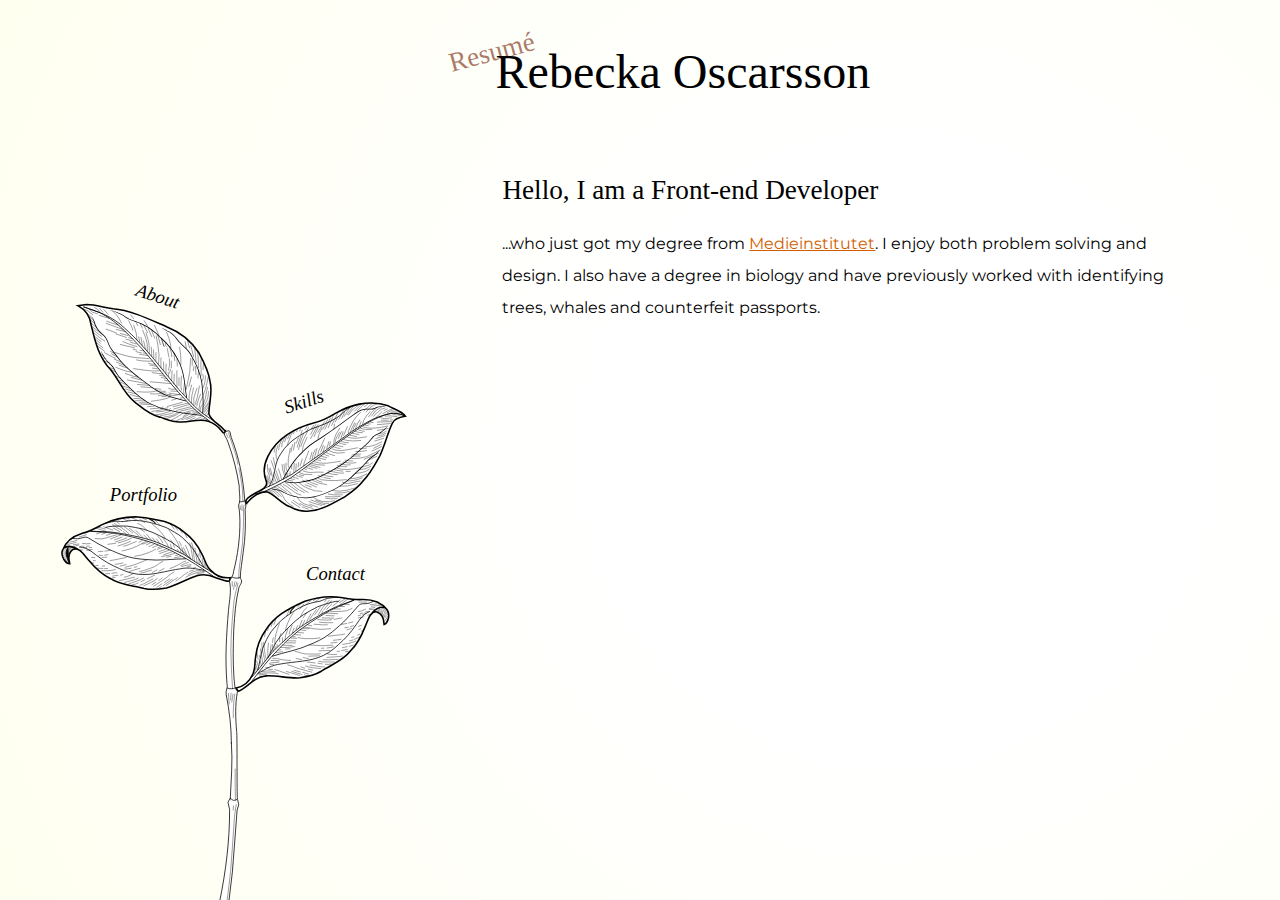
<file: index.html>
<!doctype html>
<html class="no-js main-page" lang="en">

<head>
  <meta charset="utf-8">
  <title>Rebecka Oscarsson</title>
  <meta name="description" content="Portfolio of a Front End Developer">
  <meta name="viewport" content="width=device-width, initial-scale=1">
  <meta name="author" content="Rebecka Oscarsson">
  <link rel="stylesheet" href="https://cdnjs.cloudflare.com/ajax/libs/font-awesome/5.15.1/css/all.min.css"
    integrity="sha512-+4zCK9k+qNFUR5X+cKL9EIR+ZOhtIloNl9GIKS57V1MyNsYpYcUrUeQc9vNfzsWfV28IaLL3i96P9sdNyeRssA=="
    crossorigin="anonymous" />
  <link rel="stylesheet" href="style.css">
  <link rel="preconnect" href="https://fonts.gstatic.com">
  <link rel="preconnect" href="https://fonts.googleapis.com">
  <link rel="preconnect" href="https://fonts.gstatic.com" crossorigin>
  <link href="https://fonts.googleapis.com/css2?family=Gentium+Book+Basic&family=Montserrat&display=swap"
    rel="stylesheet">
  <link rel="icon" href="/favicon.svg" />
  <script src="script.js" defer></script>
</head>

<body class="index">

  <div class="container">

    <nav>
      <object data="plant.svg" type="image/svg+xml">
        <div class = "ie-nav-fallback">
        <a href="about.html" target="iframe">about me</a>
        <a href="skills.html" target="iframe">skills</a>
        <a href="portfolio.html" target="iframe">portfolio</a>
        <a href="contact.html" target="iframe">contact</a>
        </div>
      </object>
    </nav>
    <header>
      <a href=""><h1><span class="rotate">Resumé</span>Rebecka Oscarsson</h1></a>
    </header>
    <main>
      <a href="javascript:void(0)" class="main__link-back hidden" aria-label="Go back"><i class="fas fa-seedling"></i>menu</a>
      <iframe name="iframe" title="main content"></iframe>
    </main>

  </div>

</body>

</html>
</file>
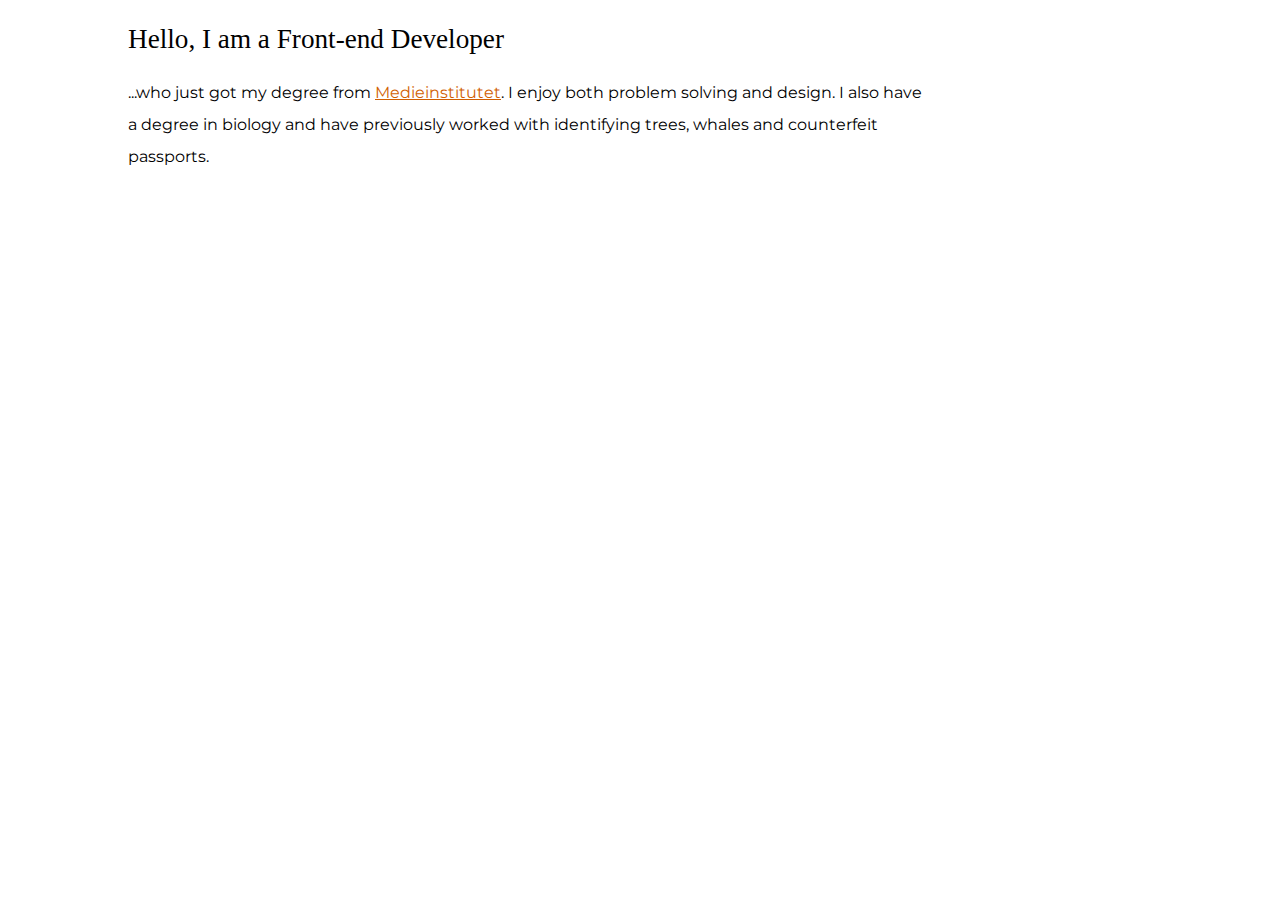
<file: about.html>
<!doctype html>
<html class="no-js" lang="en">

<head>
  <meta charset="utf-8">
  <title>About Rebecka Oscarsson, Front End Developer</title>
  <meta name="description" content="I am a soon-to-be Front End Developer looking for an internship in Stockholm">
  <meta name="author" content="Rebecka Oscarsson">
  <link rel="stylesheet" href="style.css">
  <link rel="preconnect" href="https://fonts.gstatic.com">
  <link href="https://fonts.googleapis.com/css2?family=Montserrat&family=Source+Code+Pro:wght@600&display=swap"
    rel="stylesheet">
</head>

<body class="subpage__body">
  <section>
  <h2>Hello, I am a Front-end Developer</h2>
  <p>
    ...who just got my degree from <a href="https://medieinstitutet.se/utbildningar/front-end-developer/" target="_new">Medieinstitutet</a>.
    I enjoy both problem solving and design.
    I also have a degree in biology and have previously worked with identifying trees, whales and counterfeit passports.
  </p>
</section>
</body>

</html>
</file>
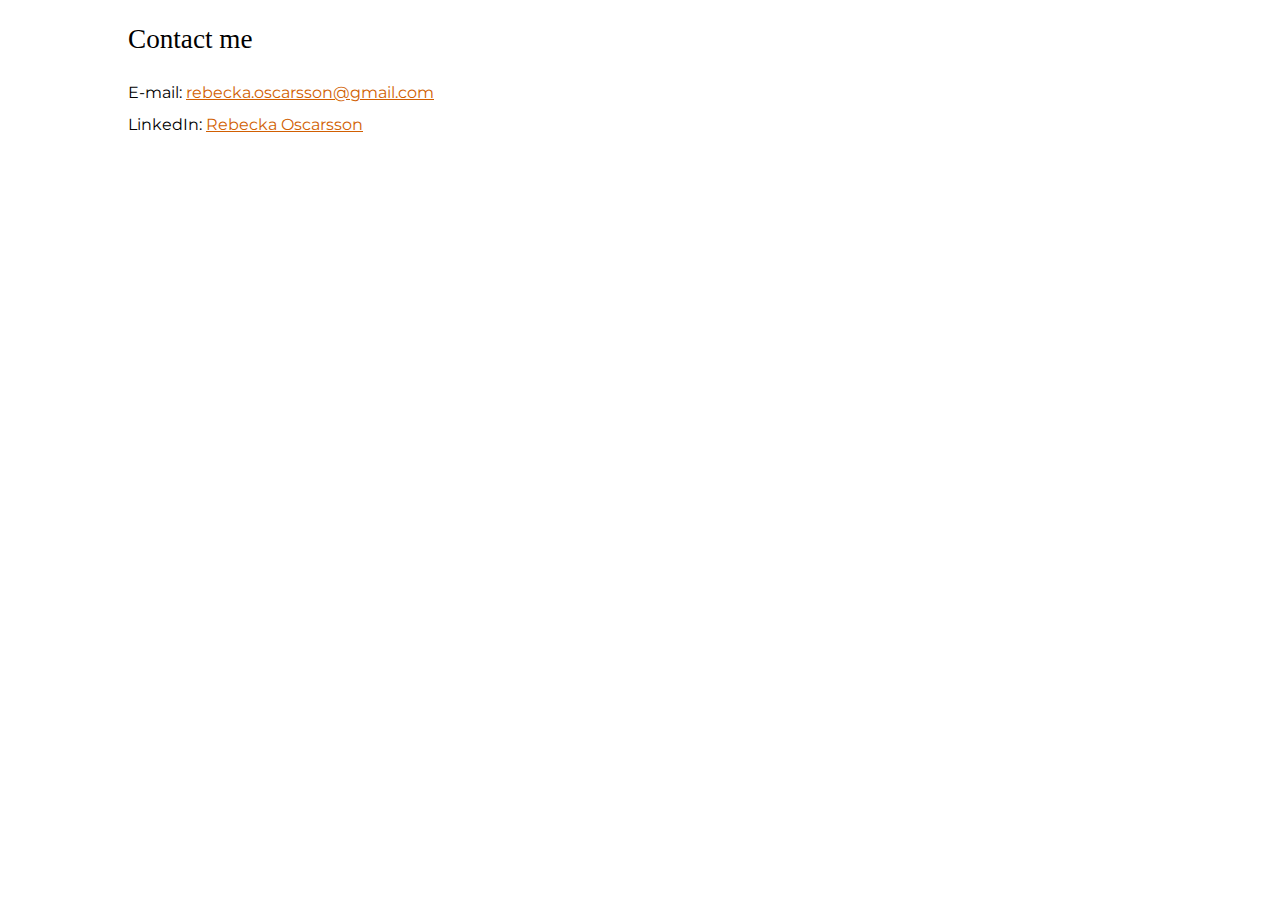
<file: contact.html>
<!doctype html>
<html class="no-js" lang="en">

<head>
  <meta charset="utf-8">
  <title>Contact Rebecka Oscarsson, Front End Developer</title>
  <meta name="author" content="Firstname Lastname">

  <link rel="stylesheet" href="style.css">
  <link rel="preconnect" href="https://fonts.gstatic.com">
  <link href="https://fonts.googleapis.com/css2?family=Montserrat&family=Source+Code+Pro:wght@600&display=swap"
    rel="stylesheet">
</head>

<body class="subpage__body">
  <section>
  <h2>Contact me</h2>
  <ul>
    <li>E-mail: <a href="javascript:location='mailto:\u0072\u0065\u0062\u0065\u0063\u006b\u0061\u002e\u006f\u0073\u0063\u0061\u0072\u0073\u0073\u006f\u006e\u0040\u0067\u006d\u0061\u0069\u006c\u002e\u0063\u006f\u006d';void 0"><script type="text/javascript">document.write('\u0072\u0065\u0062\u0065\u0063\u006b\u0061\u002e\u006f\u0073\u0063\u0061\u0072\u0073\u0073\u006f\u006e\u0040\u0067\u006d\u0061\u0069\u006c\u002e\u0063\u006f\u006d')</script></a></li>
    <li>LinkedIn: <a href="https://www.linkedin.com/in/rebecka-oscarsson" target ="new">Rebecka Oscarsson</a></li>
  </ul>
</section>
</body>

</html>
</file>
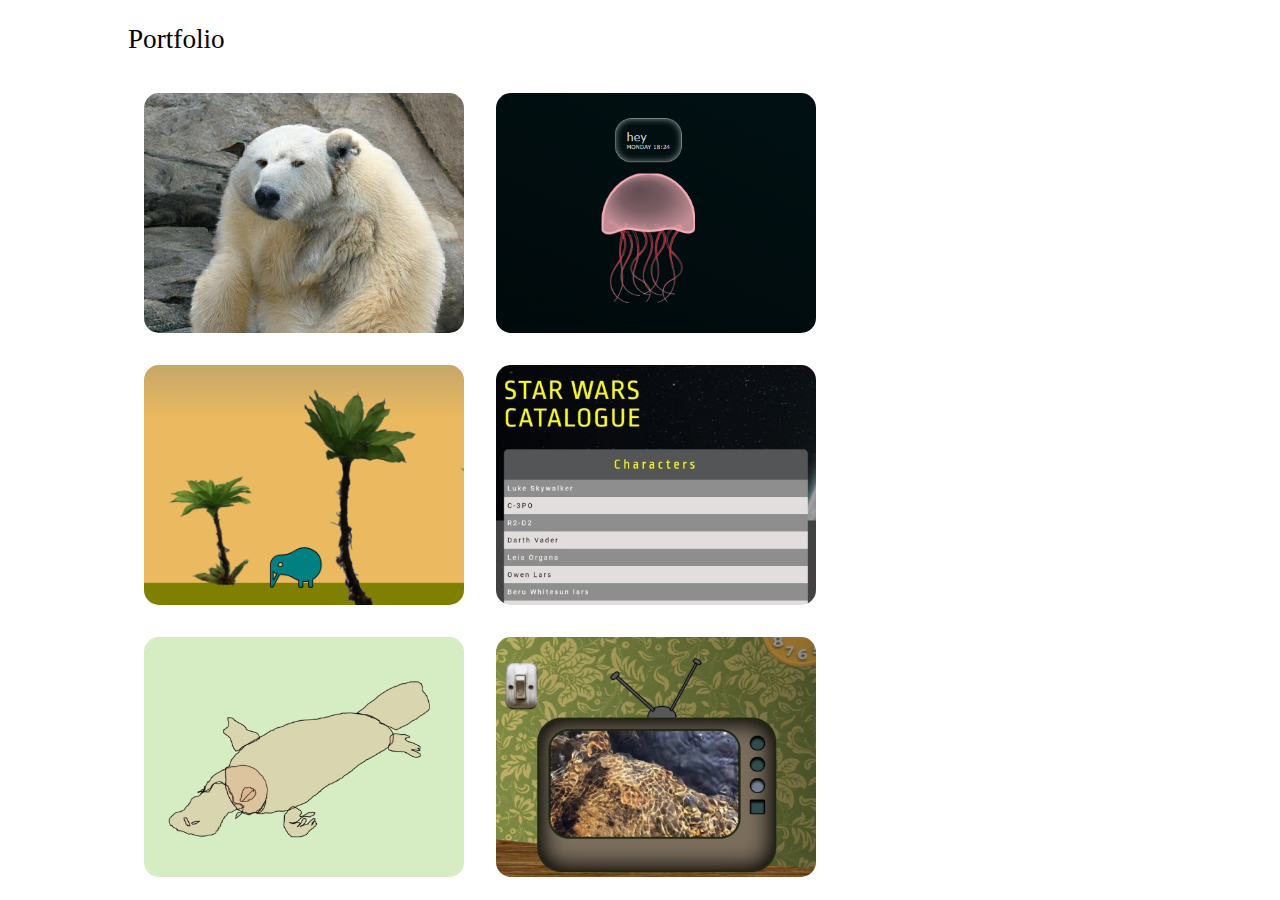
<file: portfolio.html>
<!doctype html>
<html class="no-js" lang="en">

<head>
  <meta charset="utf-8">
  <title>Portfolio for Rebecka Oscarsson, Front End Developer</title>
  <meta name="description" content="Links to my projects on github">
  <meta name="author" content="Rebecka Oscarsson">
  <link rel="stylesheet" href="style.css">
  <link rel="preconnect" href="https://fonts.gstatic.com">
  <link href="https://fonts.googleapis.com/css2?family=Montserrat&family=Source+Code+Pro:wght@600&display=swap"
    rel="stylesheet">
    <!-- <script src="script.js" defer></script> -->
</head>

<body class="subpage__body">
  <h2>Portfolio</h2>
  <section class="subpage__section-portfolio">

    <figure><a href="https://63761a7bd03fb9756e1f6634--ornate-cat-06350f.netlify.app/" target="_blank">
      <div class="overlay">
        <div class="imageText">Weirdopedia (React.js)</div>
      </div>
      <img src="weirdopedia.jpg"
          alt="a deformed looking polarbear"></a>
      <figcaption>Weirdopedia (React.js)</figcaption>
    </figure>

    <figure><a href="https://rebecka-oscarsson.github.io/deep/" target="_blank">
      <div class="overlay">
        <div class="imageText">Chat (Node, React, socket.io)</div>
      </div>
      <img src="jelly.png"
          alt="a jellyfish with a speech bubble"></a>
      <figcaption>Chat (Node, React, socket.io)</figcaption>
    </figure>

    <figure><a href="https://rebecka-oscarsson.github.io/kiwi/" target="_blank">
      <div class="overlay">
        <div class="imageText">Kiwi game (Javascript)</div>
      </div>
      <img src="kiwi.png"
          alt="a blue kiwibird standing by two palmtrees"></a>
      <figcaption>Kiwi game (Javascript)</figcaption>
    </figure>

    <!-- <figure><a href="https://rebecka-oscarsson.github.io/nyhetsbrev/" target="_blank">
      <div class="overlay">
        <div class="imageText">Forum (Node.js, MongoDB, crypto.js)</div>
      </div>
      <img src="login.png"
          alt="a login form"></a>
      <figcaption>Forum (Node.js, MongoDB, crypto.js)</figcaption>
    </figure> -->

    <figure><a href="https://rebecka-oscarsson.github.io/StarWars/" target="_blank">
      <div class="overlay">
        <div class="imageText">Starwars (Javascript, API)</div>
      </div>
      <img src="starwars.jpg"
          alt="starwars website with loads of info"></a>
      <figcaption>Starwars (Javascript, API)</figcaption>
    </figure>

    <figure><a href="https://rcode21.github.io/" target="_blank">
      <div class="overlay">
        <div class="imageText">Creatures: art by Arci Taube (Javascript, SVG)</div>
      </div>
      <img src="creatures.png"
          alt="platypus outline made in a drawing program"></a>
      <figcaption>Creatures: art by Arci Taube (Javascript, SVG)</figcaption>
    </figure>

    <figure><a href="https://rebecka-oscarsson.github.io/tv-room/" target="_blank">
      <div class="overlay">
        <div class="imageText">Tv-room: videos by me (Css)</div>
      </div>
      <img src="fjurp.jpg" alt="a tv showing a nature program">
    </a>
    <figcaption>Tv-room (Css, videos by me)</figcaption>
  </figure>

  </section>
</body>

</html>
</file>
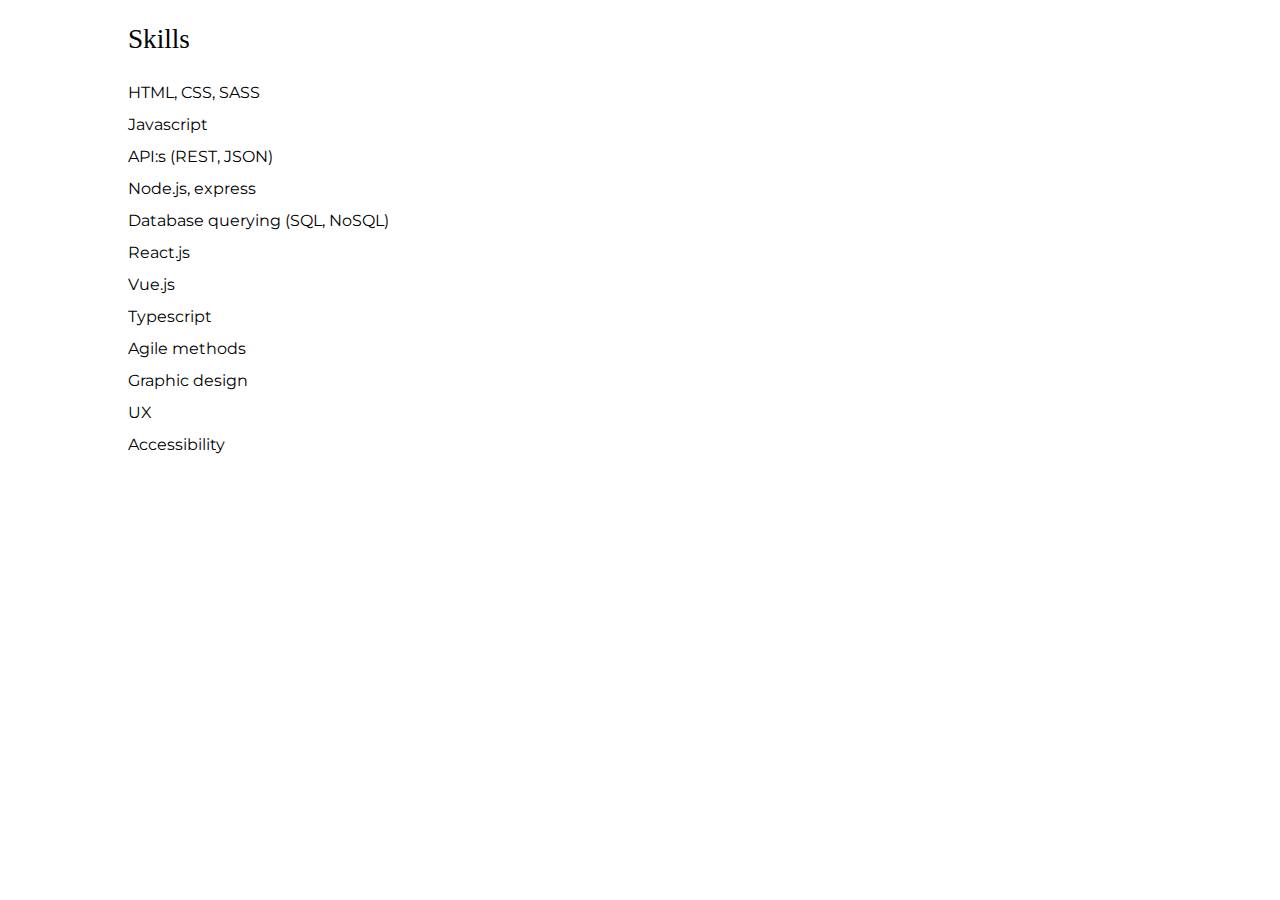
<file: skills.html>
<!doctype html>
<html class="no-js" lang="en">

<head>
  <meta charset="utf-8">
  <title>Rebecka Oscarsson, Front End Developer, my skills</title>
  <meta name="description" content="I know HTML CSS and JavaScript">
  <meta name="author" content="Rebecka Oscarsson">

  <link rel="stylesheet" href="style.css">
  <link rel="preconnect" href="https://fonts.gstatic.com">
  <link href="https://fonts.googleapis.com/css2?family=Montserrat&family=Source+Code+Pro:wght@600&display=swap"
    rel="stylesheet">
</head>

<body class="subpage__body">
  <section>
  <h2>Skills</h2>
  <ul>
    <li>HTML, CSS, SASS</li>
    <li>Javascript</li>
    <li>API:s (REST, JSON)</li>
    <li>Node.js, express
    <li>Database querying (SQL, NoSQL)</li>
    <li>React.js</li>
    <li>Vue.js</li>
    <li>Typescript</li>
    <li>Agile methods</li>
    <li>Graphic design</li>
    <li>UX</li>
    <li>Accessibility</li>
  </ul>
</section>
</body>

</html>
</file>
<file: style.css>
/*! normalize.css v8.0.1 | MIT License | github.com/necolas/normalize.css */
/* Document
   ========================================================================== */
/**
 * 1. Correct the line height in all browsers.
 * 2. Prevent adjustments of font size after orientation changes in iOS.
 */
html {
  line-height: 1.15;
  /* 1 */
  -webkit-text-size-adjust: 100%;
  /* 2 */
}

/* Sections
   ========================================================================== */
/**
 * Remove the margin in all browsers.
 */
body {
  margin: 0;
}

/**
 * Render the `main` element consistently in IE.
 */
main {
  display: block;
}

/**
 * Correct the font size and margin on `h1` elements within `section` and
 * `article` contexts in Chrome, Firefox, and Safari.
 */
h1 {
  font-size: 2em;
  margin: 0.67em 0;
}

/* Grouping content
   ========================================================================== */
/**
 * 1. Add the correct box sizing in Firefox.
 * 2. Show the overflow in Edge and IE.
 */
hr {
  box-sizing: content-box;
  /* 1 */
  height: 0;
  /* 1 */
  overflow: visible;
  /* 2 */
}

/**
 * 1. Correct the inheritance and scaling of font size in all browsers.
 * 2. Correct the odd `em` font sizing in all browsers.
 */
pre {
  font-family: monospace, monospace;
  /* 1 */
  font-size: 1em;
  /* 2 */
}

/* Text-level semantics
   ========================================================================== */
/**
 * Remove the gray background on active links in IE 10.
 */
a {
  background-color: transparent;
}

/**
 * 1. Remove the bottom border in Chrome 57-
 * 2. Add the correct text decoration in Chrome, Edge, IE, Opera, and Safari.
 */
abbr[title] {
  border-bottom: none;
  /* 1 */
  text-decoration: underline;
  /* 2 */
  text-decoration: underline dotted;
  /* 2 */
}

/**
 * Add the correct font weight in Chrome, Edge, and Safari.
 */
b,
strong {
  font-weight: bolder;
}

/**
 * 1. Correct the inheritance and scaling of font size in all browsers.
 * 2. Correct the odd `em` font sizing in all browsers.
 */
code,
kbd,
samp {
  font-family: monospace, monospace;
  /* 1 */
  font-size: 1em;
  /* 2 */
}

/**
 * Add the correct font size in all browsers.
 */
small {
  font-size: 80%;
}

/**
 * Prevent `sub` and `sup` elements from affecting the line height in
 * all browsers.
 */
sub,
sup {
  font-size: 75%;
  line-height: 0;
  position: relative;
  vertical-align: baseline;
}

sub {
  bottom: -0.25em;
}

sup {
  top: -0.5em;
}

/* Embedded content
   ========================================================================== */
/**
 * Remove the border on images inside links in IE 10.
 */
img {
  border-style: none;
}

/* Forms
   ========================================================================== */
/**
 * 1. Change the font styles in all browsers.
 * 2. Remove the margin in Firefox and Safari.
 */
button,
input,
optgroup,
select,
textarea {
  font-family: inherit;
  /* 1 */
  font-size: 100%;
  /* 1 */
  line-height: 1.15;
  /* 1 */
  margin: 0;
  /* 2 */
}

/**
 * Show the overflow in IE.
 * 1. Show the overflow in Edge.
 */
button,
input {
  /* 1 */
  overflow: visible;
}

/**
 * Remove the inheritance of text transform in Edge, Firefox, and IE.
 * 1. Remove the inheritance of text transform in Firefox.
 */
button,
select {
  /* 1 */
  text-transform: none;
}

/**
 * Correct the inability to style clickable types in iOS and Safari.
 */
button,
[type="button"],
[type="reset"],
[type="submit"] {
  -webkit-appearance: button;
}

/**
 * Remove the inner border and padding in Firefox.
 */
button::-moz-focus-inner,
[type="button"]::-moz-focus-inner,
[type="reset"]::-moz-focus-inner,
[type="submit"]::-moz-focus-inner {
  border-style: none;
  padding: 0;
}

/**
 * Restore the focus styles unset by the previous rule.
 */
button:-moz-focusring,
[type="button"]:-moz-focusring,
[type="reset"]:-moz-focusring,
[type="submit"]:-moz-focusring {
  outline: 1px dotted ButtonText;
}

/**
 * Correct the padding in Firefox.
 */
fieldset {
  padding: 0.35em 0.75em 0.625em;
}

/**
 * 1. Correct the text wrapping in Edge and IE.
 * 2. Correct the color inheritance from `fieldset` elements in IE.
 * 3. Remove the padding so developers are not caught out when they zero out
 *    `fieldset` elements in all browsers.
 */
legend {
  box-sizing: border-box;
  /* 1 */
  color: inherit;
  /* 2 */
  display: table;
  /* 1 */
  max-width: 100%;
  /* 1 */
  padding: 0;
  /* 3 */
  white-space: normal;
  /* 1 */
}

/**
 * Add the correct vertical alignment in Chrome, Firefox, and Opera.
 */
progress {
  vertical-align: baseline;
}

/**
 * Remove the default vertical scrollbar in IE 10+.
 */
textarea {
  overflow: auto;
}

/**
 * 1. Add the correct box sizing in IE 10.
 * 2. Remove the padding in IE 10.
 */
[type="checkbox"],
[type="radio"] {
  box-sizing: border-box;
  /* 1 */
  padding: 0;
  /* 2 */
}

/**
 * Correct the cursor style of increment and decrement buttons in Chrome.
 */
[type="number"]::-webkit-inner-spin-button,
[type="number"]::-webkit-outer-spin-button {
  height: auto;
}

/**
 * 1. Correct the odd appearance in Chrome and Safari.
 * 2. Correct the outline style in Safari.
 */
[type="search"] {
  -webkit-appearance: textfield;
  /* 1 */
  outline-offset: -2px;
  /* 2 */
}

/**
 * Remove the inner padding in Chrome and Safari on macOS.
 */
[type="search"]::-webkit-search-decoration {
  -webkit-appearance: none;
}

/**
 * 1. Correct the inability to style clickable types in iOS and Safari.
 * 2. Change font properties to `inherit` in Safari.
 */
::-webkit-file-upload-button {
  -webkit-appearance: button;
  /* 1 */
  font: inherit;
  /* 2 */
}

/* Interactive
   ========================================================================== */
/*
 * Add the correct display in Edge, IE 10+, and Firefox.
 */
details {
  display: block;
}

/*
 * Add the correct display in all browsers.
 */
summary {
  display: list-item;
}

/* Misc
   ========================================================================== */
/**
 * Add the correct display in IE 10+.
 */
template {
  display: none;
}

/**
 * Add the correct display in IE 10.
 */
[hidden] {
  display: none;
}

html.main-page {
  background-color: ivory;
  background-image: linear-gradient(to right, ivory, white 50%, ivory);
}

ul {
  list-style-type: none;
  padding: 0;
}

img {
  width: 100%;
  height: auto;
  display: block;
}

.container {
  display: grid;
  grid-template-rows: auto 1fr;
  grid-template-columns: 1fr;
  height: 100vh;
  width: 100vw;
  max-width: 100vw;
  overflow: hidden;
}

header {
  grid-row: 1/2;
  grid-column: 1/2;
  padding: 2em 2em 0 2em;
}

.rotate {
  transform: rotate(-15deg);
  -webkit-transform: rotate(-15deg);
  -moz-transform: rotate(-15deg);
  -ms-transform: rotate(-15deg);
  -o-transform: rotate(-15deg);
}

main {
  grid-row: 2/3;
  grid-column: 1/2;
  text-align: right;
  border: none;
  position: relative;
  display: block;
  max-width: 100%;
  overflow-y: auto;
  -webkit-overflow-scrolling: touch;
}

.main__link-back {
  display: inline-flex;
  position: relative;
  z-index: 2;
  margin-right: 2rem;
  text-transform: uppercase;
  padding: 0.5rem;
  background-color: ivory;
  border-radius: 10px;
  flex-direction: column;
  align-items: center;
  font-size: 0.85rem;
}

.main__link-back i {
  font-size: 2rem;
}

iframe {
  border: none;
  position: absolute;
  top: 0;
  left: 0;
  width: 100%;
  max-width: 100%;
  min-height: 100%;
  z-index: 0;
  overflow-y: auto;
}

.subpage__body {
  padding-left: 2em;
  padding-right: 2em;
  overflow-wrap: break-word;
  display: flex;
  flex-direction: column;
  align-items: center;
}

.subpage__body section {
  max-width: 100%;
  overflow-wrap: break-word;
}

.subpage__section-portfolio {
  display: flex;
  flex-flow: column nowrap;
  justify-content: center;
  align-items: center;
}

figure {
  max-width: 70vw;
  margin: 0 0 1rem 0;
}

figure img {
  border-radius: 15px;
}

.imageText {
  display: none;
}

.showing {
  display: block;
}

nav {
  display: inline-flex;
  z-index: 1;
  grid-row: 2/3;
  grid-column: 1/2;
  margin: auto;
  margin-bottom: 0;
  height: 100%;
  width: 100%;
  overflow: hidden;
  background-color: ivory;
  background-image: linear-gradient(to right, ivory, white 50%, ivory);
  transition: height 0.8s;
}

.ie-nav-fallback {
  display: flex;
  flex-direction: column;
  margin: auto auto 50vh auto;
  line-height: 3em;
}

object {
  width: 90%;
  height: auto;
  margin: auto auto 0 auto;
  transition: 1s;
  display: block;
}

.menuClicked {
  height: 0;
}

a {
  color: #d15f02;
  text-decoration: none;
}

a text {
  fill: black;
  color: black;
}

a:visited text {
  fill: rgba(114, 33, 1, 0.6);
}

a:visited .details {
  stroke: rgba(114, 33, 1, 0.6);
}

a:active text {
  fill: #d15f02;
}

a:active .edge {
  stroke: #d15f02;
}

.outline {
  stroke: black;
  fill: black;
}

.edge {
  fill: white;
}

a:hover > text {
  filter: drop-shadow(3px 3px 6px #d15f02);
}

a:hover .midnerve {
  fill: plum;
}

a:hover .edge {
  fill: rgba(189, 86, 3, 0.3);
  transition: fill 0.4s;
}

a:hover .edge {
  fill: url("#gradient");
}

iframe a {
  font-weight: bold;
}

.hidden {
  display: none;
}

svg {
  display: block;
}

@media screen and (orientation: landscape) {
  html.main-page {
    background-color: ivory;
    background: radial-gradient(circle at 70% 50%, white 30%, ivory);
  }
  body.index {
    height: 100vh;
    overflow: hidden;
  }
  .container {
    display: grid;
    grid-template-rows: auto 1fr;
    grid-template-columns: auto 1fr;
    height: 100vh;
    margin: auto;
  }
  nav {
    grid-row: 1/3;
    grid-column: 1/2;
    justify-content: flex-end;
    overflow: hidden;
    width: 30vw;
    height: auto;
    padding: 2em 2em 0 10%;
    background-color: transparent;
    background-image: none;
    transition: none;
  }
  svg {
    align-self: flex-end;
    justify-self: flex-end;
  }
  header {
    padding: 2em;
  }
  header {
    grid-row: 1/2;
    grid-column: 2/3;
  }
  main {
    grid-row: 2/3;
    grid-column: 2/3;
    display: block;
  }
  iframe {
    background-color: transparent;
    background: transparent;
    min-height: 95%;
    display: block;
    position: relative;
  }
  .main__link-back {
    display: none;
  }
  .subpage__body {
    padding-left: 10%;
    padding-right: 10%;
    max-width: 800px;
    align-items: flex-start;
  }
  .subpage__section-portfolio {
    display: flex;
    flex-flow: row wrap;
    justify-content: left;
  }
  figure {
    max-width: 40%;
    margin: 1rem;
  }
  .overlay {
    position: absolute;
    top: 0;
    bottom: 0;
    left: 0;
    right: 0;
    height: 100%;
    width: 100%;
    transition: .5s ease;
    border-radius: 15px;
  }
  figure:hover .overlay {
    background-color: rgba(255, 255, 255, 0.8);
  }
  figure:hover .imageText {
    display: block;
    opacity: 1;
    transition: .5s ease;
  }
  .imageText {
    color: black;
    font-weight: bold;
    position: absolute;
    top: 50%;
    left: 50%;
    transform: translate(-50%, -50%);
    text-align: center;
    opacity: 0;
  }
  figure {
    position: relative;
  }
  figcaption {
    display: none;
  }
  .menuClicked {
    height: auto;
  }
}

body {
  font-family: "Consolas", "Montserrat", sans-serif;
}

.subpage__body {
  line-height: 1.5rem;
}

h1 {
  font-size: 1.5rem;
  line-height: 1em;
}

a > h1 {
  color: black;
}

h1,
h2 {
  font-family: "Gentium Book Basic", serif;
  font-weight: normal;
}

h2,
text {
  font-size: 1.5rem;
}

h1 > span {
  color: rgba(114, 33, 1, 0.6);
  position: relative;
  z-index: -1;
  top: -1.7rem;
  left: 2.5rem;
  margin-left: -2.5rem;
  font-size: 1.5rem;
  display: inline-block;
}

.subpage__body a {
  text-decoration: underline;
}

@media screen and (min-width: 800px) {
  h1 {
    font-size: 3rem;
    line-height: 1rem;
  }
  h2,
  text,
  h1 > span {
    font-size: 1.7rem;
  }
  .subpage__body {
    line-height: 2rem;
  }
}
/*# sourceMappingURL=style.css.map */
</file>
